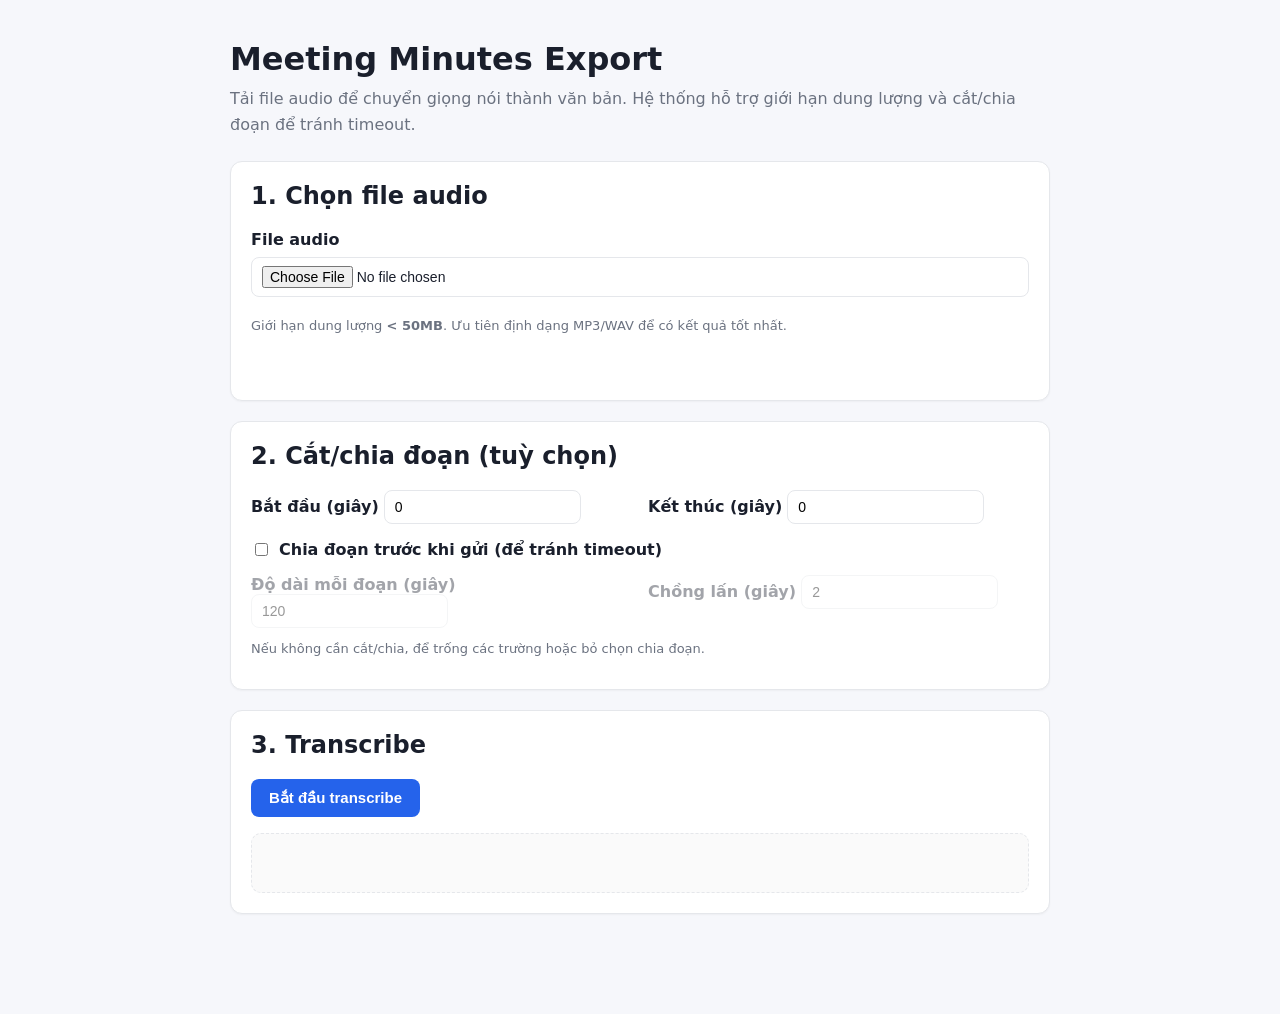
<file: index.html>
<!doctype html>
<html lang="vi">
  <head>
    <meta charset="UTF-8" />
    <meta name="viewport" content="width=device-width, initial-scale=1.0" />
    <title>Meeting Minutes Export</title>
    <link rel="stylesheet" href="styles.css" />
  </head>
  <body>
    <main class="container">
      <header>
        <h1>Meeting Minutes Export</h1>
        <p class="subtitle">
          Tải file audio để chuyển giọng nói thành văn bản. Hệ thống hỗ trợ giới hạn dung lượng
          và cắt/chia đoạn để tránh timeout.
        </p>
      </header>

      <section class="card">
        <h2>1. Chọn file audio</h2>
        <div class="input-group">
          <label for="audioFile">File audio</label>
          <input id="audioFile" type="file" accept="audio/*" />
          <p id="fileHint" class="hint">
            Giới hạn dung lượng <strong>&lt; 50MB</strong>. Ưu tiên định dạng MP3/WAV để có kết quả tốt nhất.
          </p>
          <p id="fileMeta" class="meta"></p>
        </div>
      </section>

      <section class="card">
        <h2>2. Cắt/chia đoạn (tuỳ chọn)</h2>
        <div class="grid">
          <div>
            <label for="trimStart">Bắt đầu (giây)</label>
            <input id="trimStart" type="number" min="0" step="0.5" value="0" />
          </div>
          <div>
            <label for="trimEnd">Kết thúc (giây)</label>
            <input id="trimEnd" type="number" min="0" step="0.5" value="0" />
          </div>
        </div>
        <label class="checkbox">
          <input id="enableSplit" type="checkbox" />
          Chia đoạn trước khi gửi (để tránh timeout)
        </label>
        <div class="grid" id="splitOptions">
          <div>
            <label for="chunkDuration">Độ dài mỗi đoạn (giây)</label>
            <input id="chunkDuration" type="number" min="10" step="5" value="120" />
          </div>
          <div>
            <label for="overlap">Chồng lấn (giây)</label>
            <input id="overlap" type="number" min="0" step="1" value="2" />
          </div>
        </div>
        <p class="hint">
          Nếu không cần cắt/chia, để trống các trường hoặc bỏ chọn chia đoạn.
        </p>
      </section>

      <section class="card">
        <h2>3. Transcribe</h2>
        <button id="transcribeBtn" class="primary">Bắt đầu transcribe</button>
        <div id="progressArea" class="progress hidden">
          <div class="spinner"></div>
          <div>
            <p class="progress-title">Đang xử lý...</p>
            <p id="progressDetail" class="progress-detail"></p>
          </div>
        </div>
        <div id="result" class="result"></div>
      </section>
    </main>

    <script src="app.js"></script>
  </body>
</html>
</file>
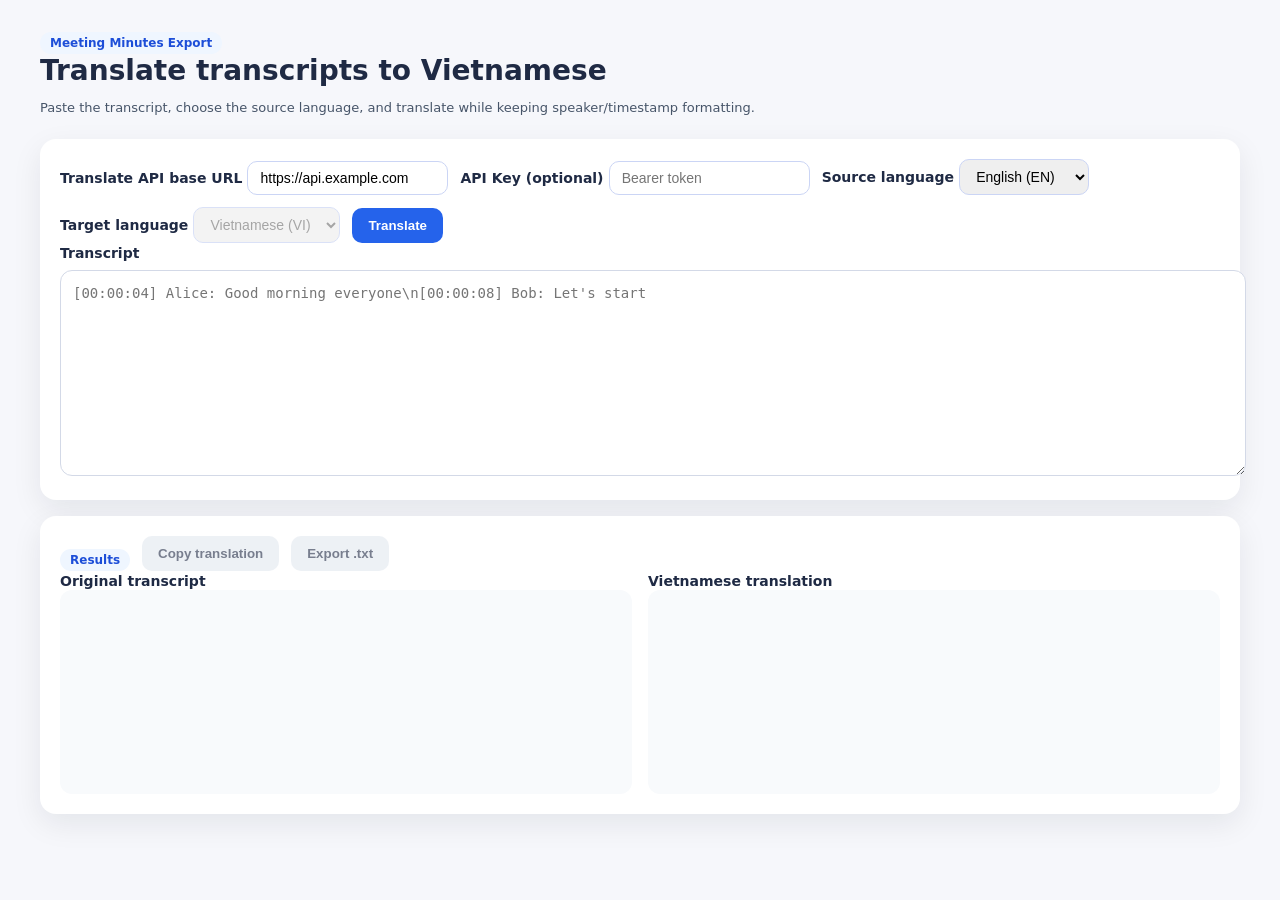
<file: public/index.html>
<!doctype html>
<html lang="en">
  <head>
    <meta charset="UTF-8" />
    <meta name="viewport" content="width=device-width, initial-scale=1" />
    <title>Meeting Minutes Translator</title>
    <style>
      :root {
        color-scheme: light;
        font-family: "Inter", system-ui, -apple-system, sans-serif;
        background: #f6f7fb;
        color: #1f2a44;
      }

      body {
        margin: 0;
        padding: 32px;
      }

      header {
        max-width: 1200px;
        margin: 0 auto 24px;
      }

      h1 {
        margin: 0 0 8px;
        font-size: 28px;
      }

      .layout {
        max-width: 1200px;
        margin: 0 auto;
        display: grid;
        gap: 16px;
      }

      .panel {
        background: #ffffff;
        border-radius: 16px;
        padding: 20px;
        box-shadow: 0 10px 30px rgba(15, 23, 42, 0.08);
      }

      label {
        font-weight: 600;
        font-size: 14px;
      }

      textarea {
        width: 100%;
        min-height: 180px;
        resize: vertical;
        padding: 12px;
        border-radius: 12px;
        border: 1px solid #d3d9e7;
        font-size: 14px;
        line-height: 1.5;
        margin-top: 8px;
      }

      .controls {
        display: flex;
        flex-wrap: wrap;
        gap: 12px;
        align-items: end;
      }

      .controls select,
      .controls input {
        border-radius: 10px;
        border: 1px solid #cbd5f5;
        padding: 8px 12px;
        font-size: 14px;
      }

      button {
        border: none;
        border-radius: 10px;
        padding: 10px 16px;
        background: #2563eb;
        color: #ffffff;
        font-weight: 600;
        cursor: pointer;
      }

      button.secondary {
        background: #e2e8f0;
        color: #1f2a44;
      }

      button:disabled {
        opacity: 0.6;
        cursor: not-allowed;
      }

      .columns {
        display: grid;
        grid-template-columns: repeat(auto-fit, minmax(280px, 1fr));
        gap: 16px;
      }

      .output {
        background: #f8fafc;
        border-radius: 12px;
        padding: 12px;
        min-height: 180px;
        white-space: pre-wrap;
        font-size: 14px;
        line-height: 1.6;
      }

      .badge {
        display: inline-flex;
        align-items: center;
        gap: 6px;
        padding: 4px 10px;
        border-radius: 999px;
        background: #eff6ff;
        color: #1d4ed8;
        font-size: 12px;
        font-weight: 600;
      }

      .status {
        font-size: 13px;
        color: #475569;
      }
    </style>
  </head>
  <body>
    <header>
      <div class="badge">Meeting Minutes Export</div>
      <h1>Translate transcripts to Vietnamese</h1>
      <p class="status">
        Paste the transcript, choose the source language, and translate while keeping speaker/timestamp formatting.
      </p>
    </header>

    <main class="layout">
      <section class="panel">
        <div class="controls">
          <div>
            <label for="apiBaseUrl">Translate API base URL</label>
            <input
              id="apiBaseUrl"
              type="text"
              value="https://api.example.com"
              placeholder="https://api.example.com"
            />
          </div>
          <div>
            <label for="apiKey">API Key (optional)</label>
            <input id="apiKey" type="text" placeholder="Bearer token" />
          </div>
          <div>
            <label for="sourceLang">Source language</label>
            <select id="sourceLang">
              <option value="EN">English (EN)</option>
              <option value="ZH">Chinese (ZH)</option>
            </select>
          </div>
          <div>
            <label for="targetLang">Target language</label>
            <select id="targetLang" disabled>
              <option value="VI">Vietnamese (VI)</option>
            </select>
          </div>
          <button id="translateButton">Translate</button>
        </div>
        <label for="transcriptInput">Transcript</label>
        <textarea
          id="transcriptInput"
          placeholder="[00:00:04] Alice: Good morning everyone\n[00:00:08] Bob: Let's start"
        ></textarea>
      </section>

      <section class="panel">
        <div class="controls">
          <div>
            <span class="badge">Results</span>
          </div>
          <button id="copyTranslation" class="secondary" disabled>Copy translation</button>
          <button id="exportTranslation" class="secondary" disabled>Export .txt</button>
        </div>
        <div class="columns">
          <div>
            <label>Original transcript</label>
            <div id="originalOutput" class="output"></div>
          </div>
          <div>
            <label>Vietnamese translation</label>
            <div id="translationOutput" class="output"></div>
          </div>
        </div>
      </section>
    </main>

    <script type="module" src="./app.js"></script>
  </body>
</html>
</file>
<file: styles.css>
:root {
  color-scheme: light;
  font-family: "Inter", "Segoe UI", system-ui, sans-serif;
  --bg: #f6f7fb;
  --card: #ffffff;
  --text: #1a1f2c;
  --muted: #6b7280;
  --primary: #2563eb;
  --border: #e5e7eb;
}

* {
  box-sizing: border-box;
}

body {
  margin: 0;
  background: var(--bg);
  color: var(--text);
}

.container {
  max-width: 860px;
  margin: 40px auto;
  padding: 0 20px 40px;
}

header {
  margin-bottom: 24px;
}

h1 {
  margin: 0 0 8px;
}

.subtitle {
  margin: 0;
  color: var(--muted);
  line-height: 1.6;
}

.card {
  background: var(--card);
  border: 1px solid var(--border);
  border-radius: 12px;
  padding: 20px;
  margin-bottom: 20px;
  box-shadow: 0 1px 2px rgba(0, 0, 0, 0.04);
}

h2 {
  margin-top: 0;
}

.input-group {
  display: flex;
  flex-direction: column;
  gap: 8px;
}

label {
  font-weight: 600;
}

input[type="file"],
input[type="number"] {
  padding: 8px 10px;
  border: 1px solid var(--border);
  border-radius: 8px;
  font-size: 14px;
}

.grid {
  display: grid;
  grid-template-columns: repeat(auto-fit, minmax(200px, 1fr));
  gap: 16px;
  margin-top: 12px;
}

.hint {
  color: var(--muted);
  font-size: 13px;
}

.meta {
  color: var(--muted);
  font-size: 13px;
}

.checkbox {
  display: flex;
  align-items: center;
  gap: 8px;
  margin-top: 16px;
}

#splitOptions {
  margin-top: 16px;
  opacity: 0.4;
  pointer-events: none;
}

#splitOptions.active {
  opacity: 1;
  pointer-events: auto;
}

.primary {
  padding: 10px 18px;
  border: none;
  border-radius: 8px;
  background: var(--primary);
  color: white;
  font-size: 15px;
  font-weight: 600;
  cursor: pointer;
}

.primary:disabled {
  opacity: 0.6;
  cursor: not-allowed;
}

.progress {
  display: flex;
  align-items: center;
  gap: 16px;
  margin-top: 16px;
  padding: 14px;
  border-radius: 10px;
  background: #eff6ff;
  border: 1px solid #bfdbfe;
}

.hidden {
  display: none;
}

.spinner {
  width: 34px;
  height: 34px;
  border: 4px solid #bfdbfe;
  border-top-color: var(--primary);
  border-radius: 50%;
  animation: spin 1s linear infinite;
}

@keyframes spin {
  to {
    transform: rotate(360deg);
  }
}

.progress-title {
  font-weight: 600;
  margin: 0;
}

.progress-detail {
  margin: 4px 0 0;
  color: var(--muted);
  font-size: 13px;
}

.result {
  margin-top: 16px;
  padding: 14px;
  border-radius: 10px;
  border: 1px dashed var(--border);
  background: #fafafa;
  min-height: 60px;
  white-space: pre-wrap;
}
</file>
